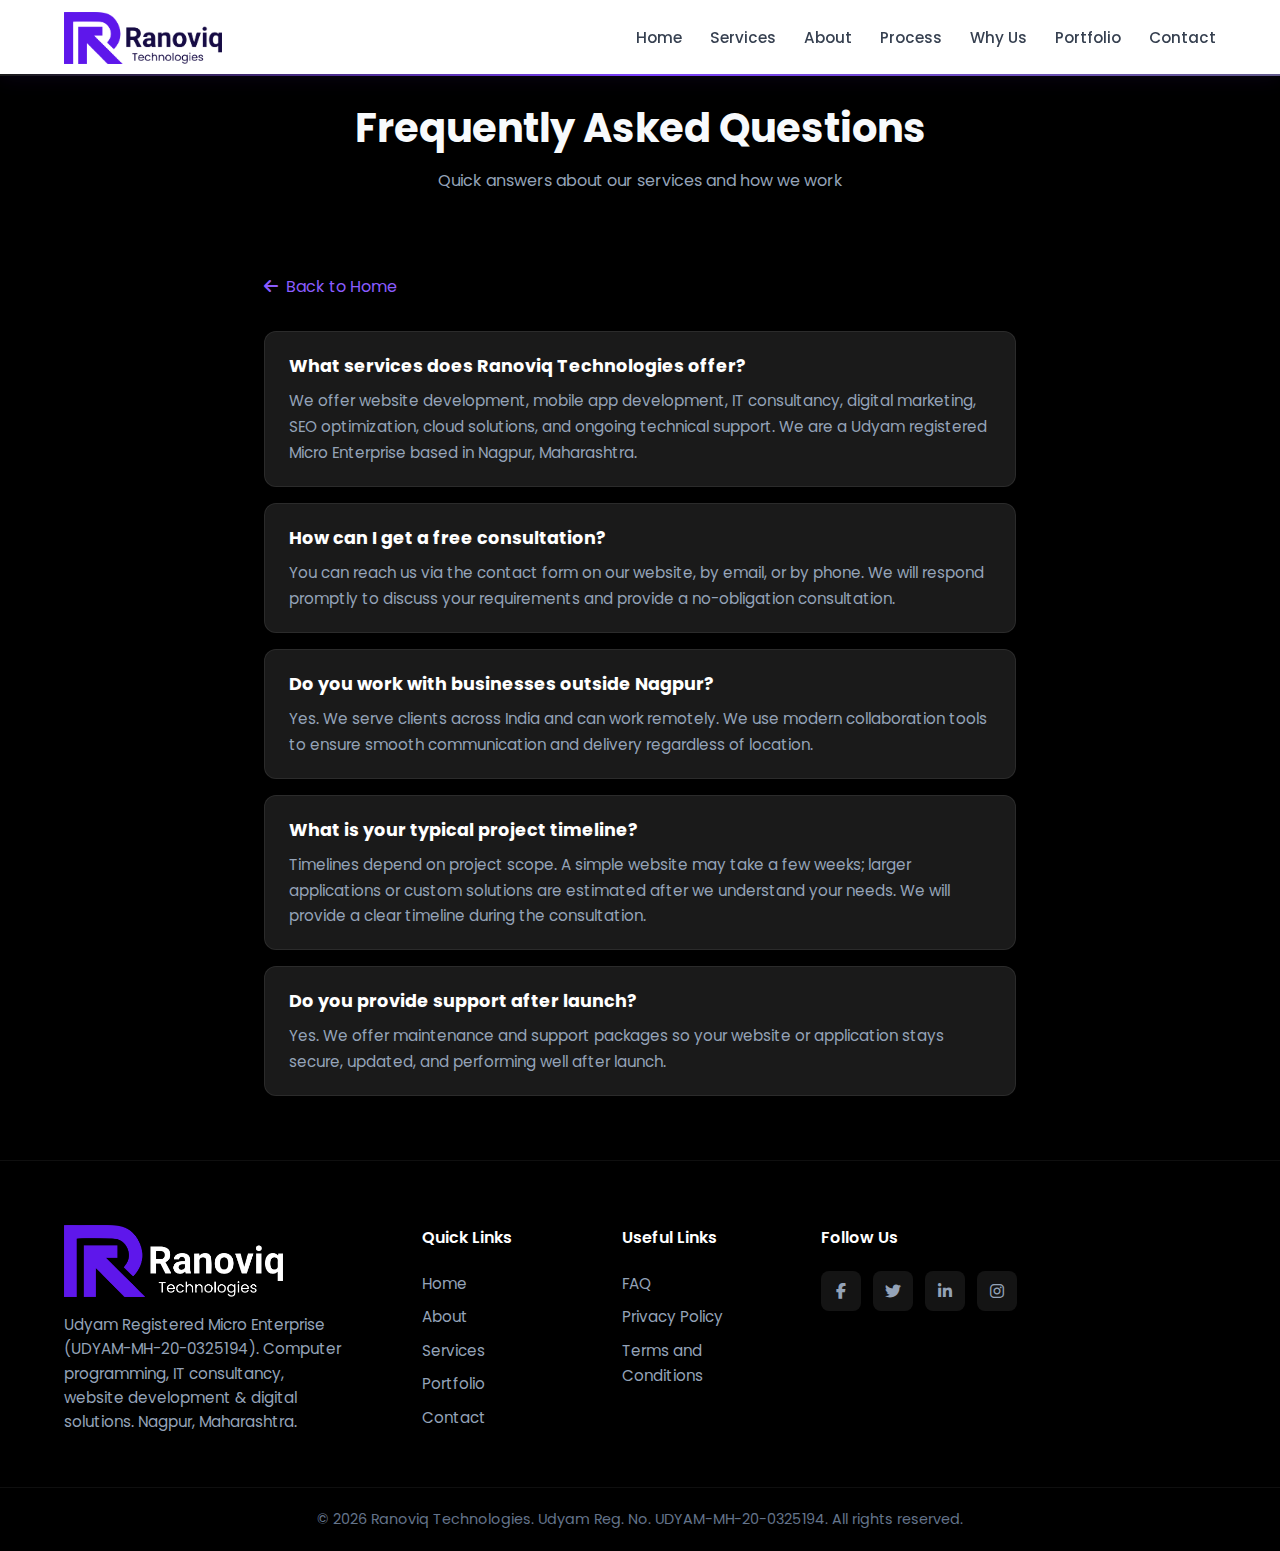
<file: faq.html>
<!DOCTYPE html>
<html lang="en">
<head>
    <meta charset="UTF-8">
    <meta name="viewport" content="width=device-width, initial-scale=1.0">
    <meta name="description" content="Frequently asked questions about Ranoviq Technologies - IT services, website development, and digital solutions.">
    <meta name="keywords" content="Ranoviq Technologies, FAQ, IT services, website development, Nagpur">
    <meta name="author" content="Ranoviq Technologies">
    <title>FAQ | Ranoviq Technologies</title>
    <link rel="preconnect" href="https://fonts.googleapis.com">
    <link rel="preconnect" href="https://fonts.gstatic.com" crossorigin>
    <link href="https://fonts.googleapis.com/css2?family=Poppins:wght@300;400;500;600;700&display=swap" rel="stylesheet">
    <link rel="stylesheet" href="https://cdnjs.cloudflare.com/ajax/libs/font-awesome/6.5.1/css/all.min.css">
    <link rel="stylesheet" href="css/style.css">
    <style>
        .page-hero { padding: 6rem 0 3rem; text-align: center; }
        .page-hero h1 { font-size: 2.5rem; margin-bottom: 0.5rem; }
        .page-hero p { color: var(--gray); }
        .page-content { padding: 2rem 0 4rem; }
        .page-content .container { max-width: 800px; }
        .faq-list { display: flex; flex-direction: column; gap: 1rem; }
        .faq-item {
            background: var(--dark-tertiary);
            border-radius: 12px;
            padding: 1.25rem 1.5rem;
            border: 1px solid rgba(255,255,255,0.08);
            transition: transform 0.3s ease, border-color 0.3s ease, box-shadow 0.3s ease;
        }
        .faq-item:active {
            border-color: rgba(110, 44, 253, 0.4);
            box-shadow: 0 4px 16px rgba(110, 44, 253, 0.12);
        }
        @media (hover: hover) {
            .faq-item:hover {
                transform: translateY(-4px);
                border-color: rgba(110, 44, 253, 0.5);
                box-shadow: 0 8px 24px rgba(110, 44, 253, 0.15);
            }
        }
        .faq-item h3 { font-size: 1.1rem; color: var(--white); margin-bottom: 0.5rem; }
        .faq-item p { font-size: 0.95rem; color: var(--gray); line-height: 1.7; }
        .legal-content h2 { font-size: 1.35rem; color: var(--white); margin: 2rem 0 0.75rem; }
        .legal-content p, .legal-content ul { color: var(--gray); margin-bottom: 1rem; font-size: 0.95rem; line-height: 1.8; }
        .legal-content ul { padding-left: 1.5rem; }
        .legal-content li { margin-bottom: 0.35rem; }
        .back-link { display: inline-flex; align-items: center; gap: 0.5rem; color: var(--primary-light); margin-bottom: 2rem; }
        .back-link:hover { color: var(--primary); }
    </style>
</head>
<body>
    <header class="header">
        <nav class="navbar">
            <a href="index.html" class="logo">
                <img src="assets/images/logo%20color.png" alt="Ranoviq Technologies" class="logo-img">
            </a>
            <button class="nav-toggle" id="navToggle" aria-label="Toggle navigation menu">
                <span class="hamburger"></span>
                <span class="hamburger"></span>
                <span class="hamburger"></span>
            </button>
            <ul class="nav-menu" id="navMenu">
                <li><a href="index.html#home" class="nav-link">Home</a></li>
                <li><a href="index.html#services" class="nav-link">Services</a></li>
                <li><a href="index.html#about" class="nav-link">About</a></li>
                <li><a href="index.html#process" class="nav-link">Process</a></li>
                <li><a href="index.html#why-us" class="nav-link">Why Us</a></li>
                <li><a href="index.html#portfolio" class="nav-link">Portfolio</a></li>
                <li><a href="index.html#contact" class="nav-link">Contact</a></li>
            </ul>
        </nav>
    </header>

    <main>
        <section class="page-hero">
            <div class="container">
                <h1>Frequently Asked Questions</h1>
                <p>Quick answers about our services and how we work</p>
            </div>
        </section>
        <section class="page-content">
            <div class="container">
                <a href="index.html" class="back-link"><i class="fas fa-arrow-left"></i> Back to Home</a>
                <div class="faq-list">
                    <div class="faq-item">
                        <h3>What services does Ranoviq Technologies offer?</h3>
                        <p>We offer website development, mobile app development, IT consultancy, digital marketing, SEO optimization, cloud solutions, and ongoing technical support. We are a Udyam registered Micro Enterprise based in Nagpur, Maharashtra.</p>
                    </div>
                    <div class="faq-item">
                        <h3>How can I get a free consultation?</h3>
                        <p>You can reach us via the contact form on our website, by email, or by phone. We will respond promptly to discuss your requirements and provide a no-obligation consultation.</p>
                    </div>
                    <div class="faq-item">
                        <h3>Do you work with businesses outside Nagpur?</h3>
                        <p>Yes. We serve clients across India and can work remotely. We use modern collaboration tools to ensure smooth communication and delivery regardless of location.</p>
                    </div>
                    <div class="faq-item">
                        <h3>What is your typical project timeline?</h3>
                        <p>Timelines depend on project scope. A simple website may take a few weeks; larger applications or custom solutions are estimated after we understand your needs. We will provide a clear timeline during the consultation.</p>
                    </div>
                    <div class="faq-item">
                        <h3>Do you provide support after launch?</h3>
                        <p>Yes. We offer maintenance and support packages so your website or application stays secure, updated, and performing well after launch.</p>
                    </div>
                </div>
            </div>
        </section>
    </main>

    <footer class="footer">
        <div class="footer-main">
            <div class="container">
                <div class="footer-grid">
                    <div class="footer-brand">
                        <a href="index.html" class="footer-logo">
                            <img src="assets/images/logo%20white%20text.png" alt="Ranoviq Technologies" class="footer-logo-img">
                        </a>
                        <p class="footer-desc">Udyam Registered Micro Enterprise (UDYAM-MH-20-0325194). Computer programming, IT consultancy, website development & digital solutions. Nagpur, Maharashtra.</p>
                    </div>
                    <div class="footer-links">
                        <h4>Quick Links</h4>
                        <ul>
                            <li><a href="index.html#home">Home</a></li>
                            <li><a href="index.html#about">About</a></li>
                            <li><a href="index.html#services">Services</a></li>
                            <li><a href="index.html#portfolio">Portfolio</a></li>
                            <li><a href="index.html#contact">Contact</a></li>
                        </ul>
                    </div>
                    <div class="footer-links">
                        <h4>Useful Links</h4>
                        <ul>
                            <li><a href="faq.html">FAQ</a></li>
                            <li><a href="privacy-policy.html">Privacy Policy</a></li>
                            <li><a href="terms-and-conditions.html">Terms and Conditions</a></li>
                        </ul>
                    </div>
                    <div class="footer-social">
                        <h4>Follow Us</h4>
                        <div class="footer-social-icons">
                            <a href="#" aria-label="Facebook"><i class="fab fa-facebook-f"></i></a>
                            <a href="#" aria-label="Twitter"><i class="fab fa-twitter"></i></a>
                            <a href="#" aria-label="LinkedIn"><i class="fab fa-linkedin-in"></i></a>
                            <a href="#" aria-label="Instagram"><i class="fab fa-instagram"></i></a>
                        </div>
                    </div>
                </div>
            </div>
        </div>
        <div class="footer-bottom">
            <div class="container">
                <p>&copy; 2026 Ranoviq Technologies. Udyam Reg. No. UDYAM-MH-20-0325194. All rights reserved.</p>
            </div>
        </div>
    </footer>

    <button id="backToTop" class="back-to-top" aria-label="Back to top" title="Back to top"><i class="fas fa-arrow-up"></i></button>
    <script src="js/script.js"></script>
</body>
</html>
</file>
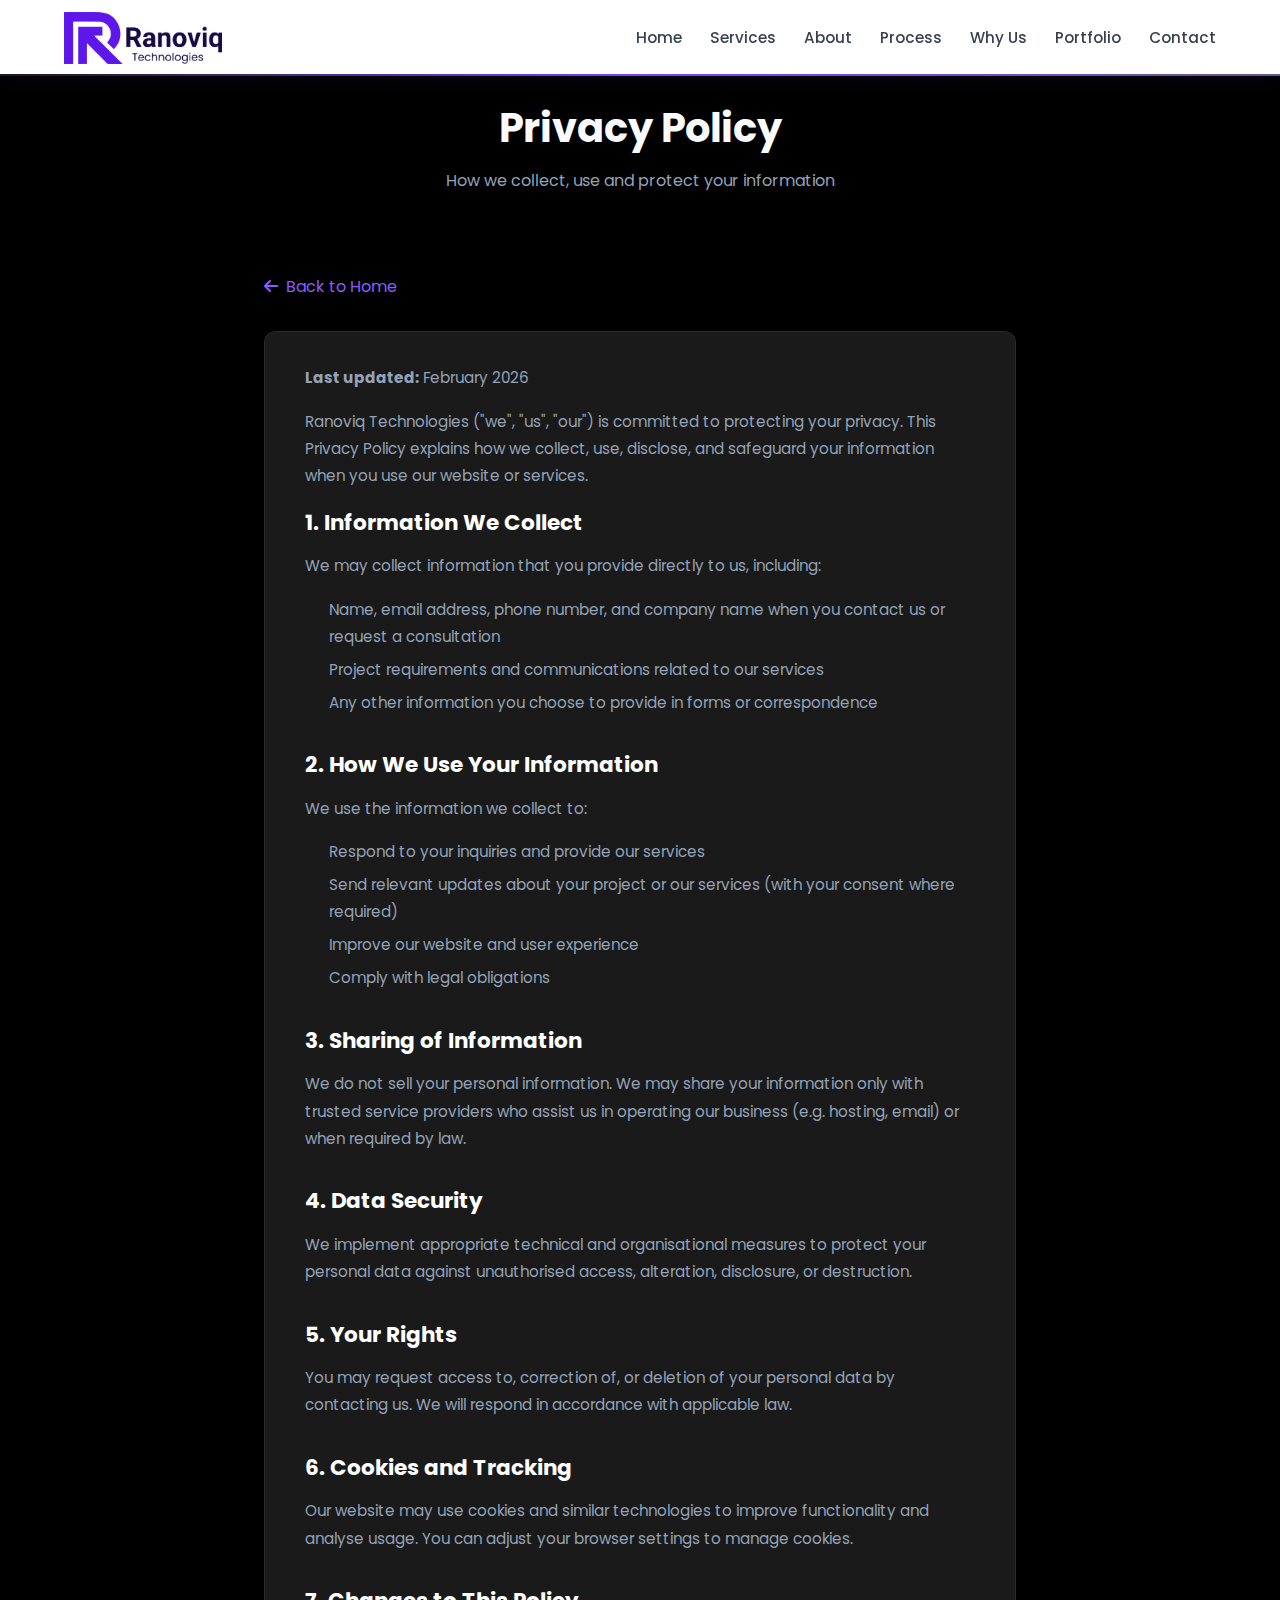
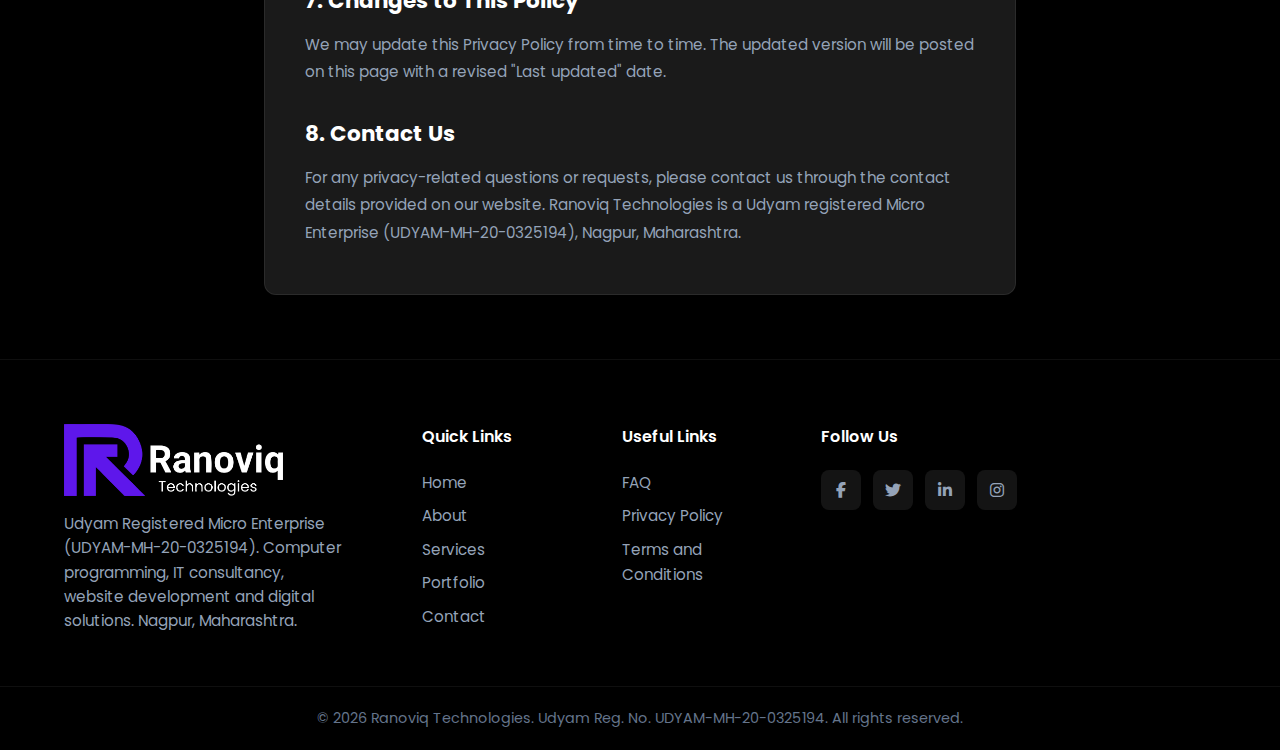
<file: privacy-policy.html>
<!DOCTYPE html>
<html lang="en">
<head>
    <meta charset="UTF-8">
    <meta name="viewport" content="width=device-width, initial-scale=1.0">
    <meta name="description" content="Privacy Policy of Ranoviq Technologies - How we collect, use and protect your information.">
    <meta name="keywords" content="Ranoviq Technologies, Privacy Policy, data protection">
    <meta name="author" content="Ranoviq Technologies">
    <title>Privacy Policy | Ranoviq Technologies</title>
    <link rel="preconnect" href="https://fonts.googleapis.com">
    <link rel="preconnect" href="https://fonts.gstatic.com" crossorigin>
    <link href="https://fonts.googleapis.com/css2?family=Poppins:wght@300;400;500;600;700&display=swap" rel="stylesheet">
    <link rel="stylesheet" href="https://cdnjs.cloudflare.com/ajax/libs/font-awesome/6.5.1/css/all.min.css">
    <link rel="stylesheet" href="css/style.css">
    <style>
        .page-hero { padding: 6rem 0 3rem; text-align: center; }
        .page-hero h1 { font-size: 2.5rem; margin-bottom: 0.5rem; }
        .page-hero p { color: var(--gray); }
        .page-content { padding: 2rem 0 4rem; }
        .page-content .container { max-width: 800px; }
        .legal-content {
            background: var(--dark-tertiary);
            border-radius: 12px;
            padding: 2rem 2.5rem;
            border: 1px solid rgba(255,255,255,0.08);
            transition: border-color 0.3s ease, box-shadow 0.3s ease;
        }
        .legal-content:active {
            border-color: rgba(110, 44, 253, 0.35);
            box-shadow: 0 4px 20px rgba(110, 44, 253, 0.1);
        }
        @media (hover: hover) {
            .legal-content:hover {
                border-color: rgba(110, 44, 253, 0.4);
                box-shadow: 0 8px 32px rgba(110, 44, 253, 0.12);
            }
        }
        .legal-content h2 { font-size: 1.35rem; color: var(--white); margin: 2rem 0 0.75rem; }
        .legal-content h2:first-of-type { margin-top: 0; }
        .legal-content p, .legal-content ul { color: var(--gray); margin-bottom: 1rem; font-size: 0.95rem; line-height: 1.8; }
        .legal-content ul { padding-left: 1.5rem; }
        .legal-content li { margin-bottom: 0.35rem; }
        .back-link { display: inline-flex; align-items: center; gap: 0.5rem; color: var(--primary-light); margin-bottom: 2rem; }
        .back-link:hover { color: var(--primary); }
    </style>
</head>
<body>
    <header class="header">
        <nav class="navbar">
            <a href="index.html" class="logo">
                <img src="assets/images/logo%20color.png" alt="Ranoviq Technologies" class="logo-img">
            </a>
            <button class="nav-toggle" id="navToggle" aria-label="Toggle navigation menu">
                <span class="hamburger"></span>
                <span class="hamburger"></span>
                <span class="hamburger"></span>
            </button>
            <ul class="nav-menu" id="navMenu">
                <li><a href="index.html#home" class="nav-link">Home</a></li>
                <li><a href="index.html#services" class="nav-link">Services</a></li>
                <li><a href="index.html#about" class="nav-link">About</a></li>
                <li><a href="index.html#process" class="nav-link">Process</a></li>
                <li><a href="index.html#why-us" class="nav-link">Why Us</a></li>
                <li><a href="index.html#portfolio" class="nav-link">Portfolio</a></li>
                <li><a href="index.html#contact" class="nav-link">Contact</a></li>
            </ul>
        </nav>
    </header>

    <main>
        <section class="page-hero">
            <div class="container">
                <h1>Privacy Policy</h1>
                <p>How we collect, use and protect your information</p>
            </div>
        </section>
        <section class="page-content">
            <div class="container">
                <a href="index.html" class="back-link"><i class="fas fa-arrow-left"></i> Back to Home</a>
                <div class="legal-content">
                    <p><strong>Last updated:</strong> February 2026</p>
                    <p>Ranoviq Technologies ("we", "us", "our") is committed to protecting your privacy. This Privacy Policy explains how we collect, use, disclose, and safeguard your information when you use our website or services.</p>

                    <h2>1. Information We Collect</h2>
                    <p>We may collect information that you provide directly to us, including:</p>
                    <ul>
                        <li>Name, email address, phone number, and company name when you contact us or request a consultation</li>
                        <li>Project requirements and communications related to our services</li>
                        <li>Any other information you choose to provide in forms or correspondence</li>
                    </ul>

                    <h2>2. How We Use Your Information</h2>
                    <p>We use the information we collect to:</p>
                    <ul>
                        <li>Respond to your inquiries and provide our services</li>
                        <li>Send relevant updates about your project or our services (with your consent where required)</li>
                        <li>Improve our website and user experience</li>
                        <li>Comply with legal obligations</li>
                    </ul>

                    <h2>3. Sharing of Information</h2>
                    <p>We do not sell your personal information. We may share your information only with trusted service providers who assist us in operating our business (e.g. hosting, email) or when required by law.</p>

                    <h2>4. Data Security</h2>
                    <p>We implement appropriate technical and organisational measures to protect your personal data against unauthorised access, alteration, disclosure, or destruction.</p>

                    <h2>5. Your Rights</h2>
                    <p>You may request access to, correction of, or deletion of your personal data by contacting us. We will respond in accordance with applicable law.</p>

                    <h2>6. Cookies and Tracking</h2>
                    <p>Our website may use cookies and similar technologies to improve functionality and analyse usage. You can adjust your browser settings to manage cookies.</p>

                    <h2>7. Changes to This Policy</h2>
                    <p>We may update this Privacy Policy from time to time. The updated version will be posted on this page with a revised "Last updated" date.</p>

                    <h2>8. Contact Us</h2>
                    <p>For any privacy-related questions or requests, please contact us through the contact details provided on our website. Ranoviq Technologies is a Udyam registered Micro Enterprise (UDYAM-MH-20-0325194), Nagpur, Maharashtra.</p>
                </div>
            </div>
        </section>
    </main>

    <footer class="footer">
        <div class="footer-main">
            <div class="container">
                <div class="footer-grid">
                    <div class="footer-brand">
                        <a href="index.html" class="footer-logo">
                            <img src="assets/images/logo%20white%20text.png" alt="Ranoviq Technologies" class="footer-logo-img">
                        </a>
                        <p class="footer-desc">Udyam Registered Micro Enterprise (UDYAM-MH-20-0325194). Computer programming, IT consultancy, website development and digital solutions. Nagpur, Maharashtra.</p>
                    </div>
                    <div class="footer-links">
                        <h4>Quick Links</h4>
                        <ul>
                            <li><a href="index.html#home">Home</a></li>
                            <li><a href="index.html#about">About</a></li>
                            <li><a href="index.html#services">Services</a></li>
                            <li><a href="index.html#portfolio">Portfolio</a></li>
                            <li><a href="index.html#contact">Contact</a></li>
                        </ul>
                    </div>
                    <div class="footer-links">
                        <h4>Useful Links</h4>
                        <ul>
                            <li><a href="faq.html">FAQ</a></li>
                            <li><a href="privacy-policy.html">Privacy Policy</a></li>
                            <li><a href="terms-and-conditions.html">Terms and Conditions</a></li>
                        </ul>
                    </div>
                    <div class="footer-social">
                        <h4>Follow Us</h4>
                        <div class="footer-social-icons">
                            <a href="#" aria-label="Facebook"><i class="fab fa-facebook-f"></i></a>
                            <a href="#" aria-label="Twitter"><i class="fab fa-twitter"></i></a>
                            <a href="#" aria-label="LinkedIn"><i class="fab fa-linkedin-in"></i></a>
                            <a href="#" aria-label="Instagram"><i class="fab fa-instagram"></i></a>
                        </div>
                    </div>
                </div>
            </div>
        </div>
        <div class="footer-bottom">
            <div class="container">
                <p>&copy; 2026 Ranoviq Technologies. Udyam Reg. No. UDYAM-MH-20-0325194. All rights reserved.</p>
            </div>
        </div>
    </footer>

    <button id="backToTop" class="back-to-top" aria-label="Back to top" title="Back to top"><i class="fas fa-arrow-up"></i></button>
    <script src="js/script.js"></script>
</body>
</html>
</file>
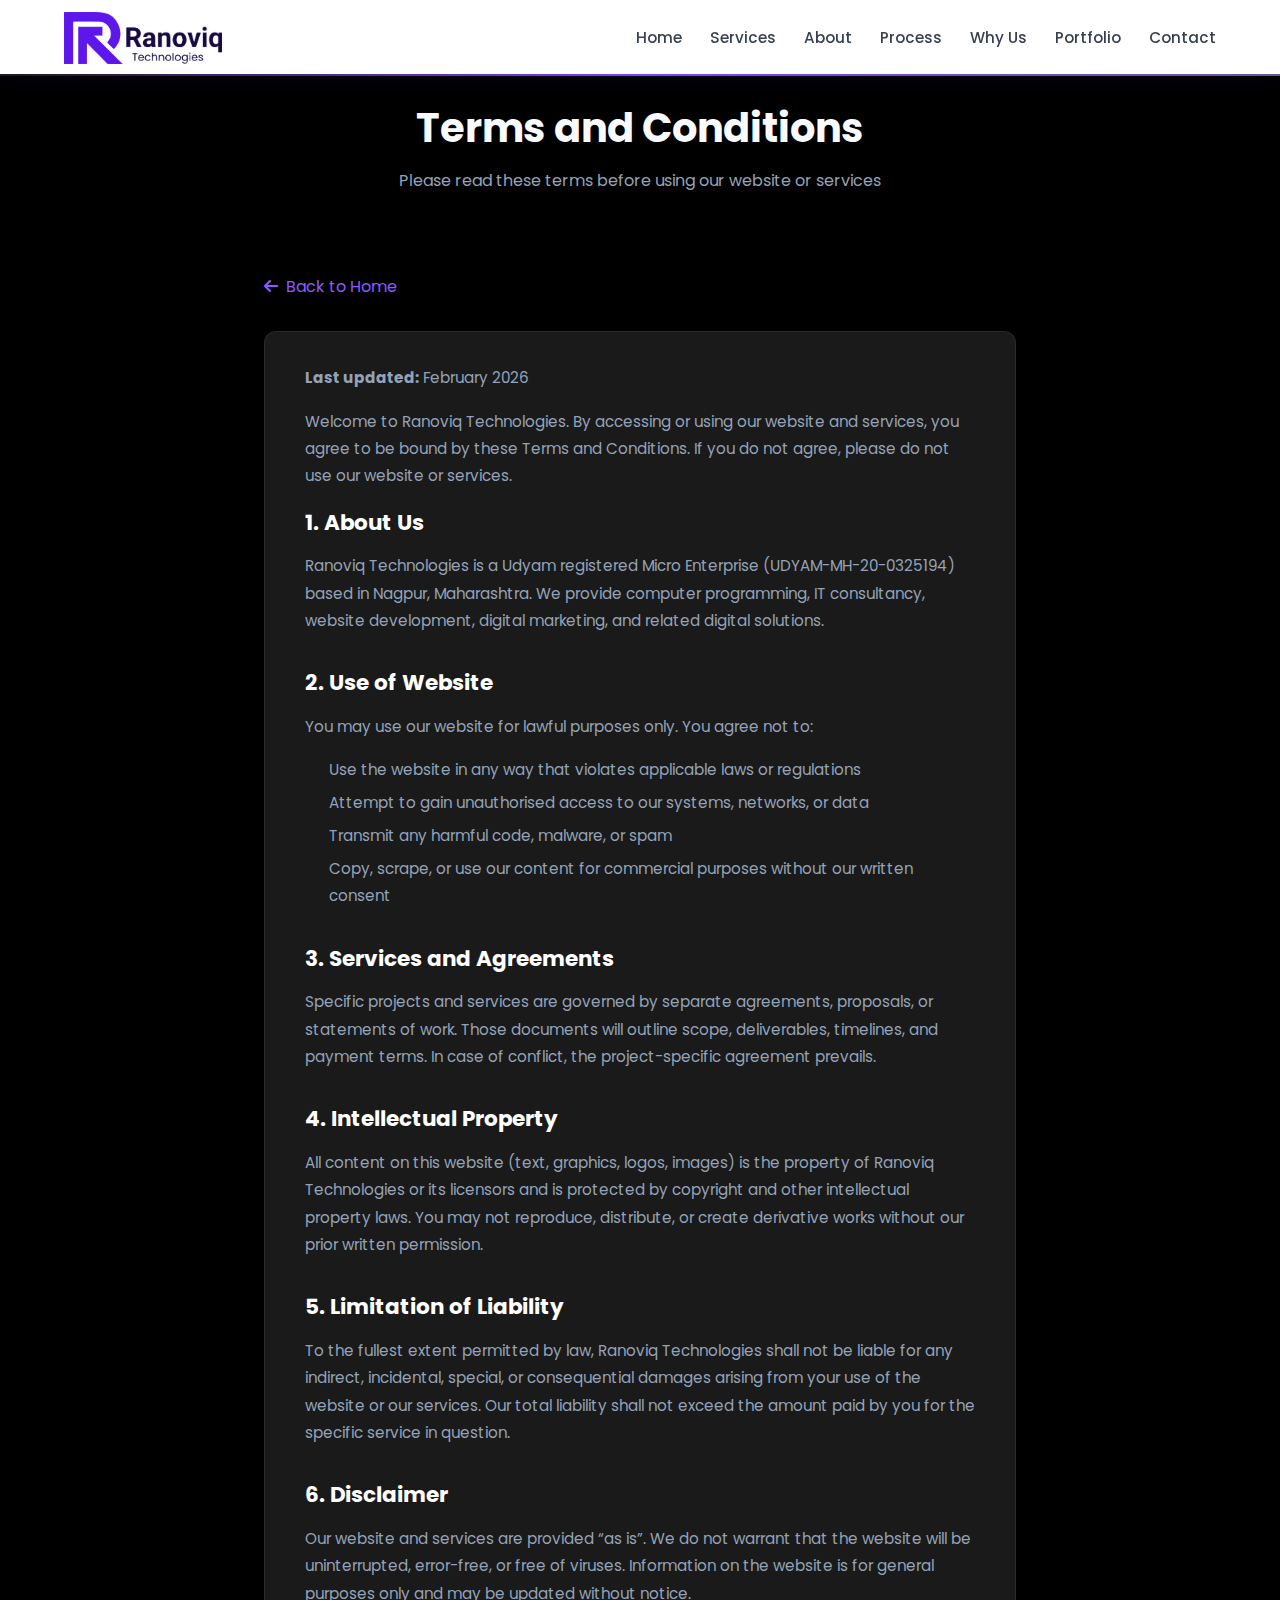
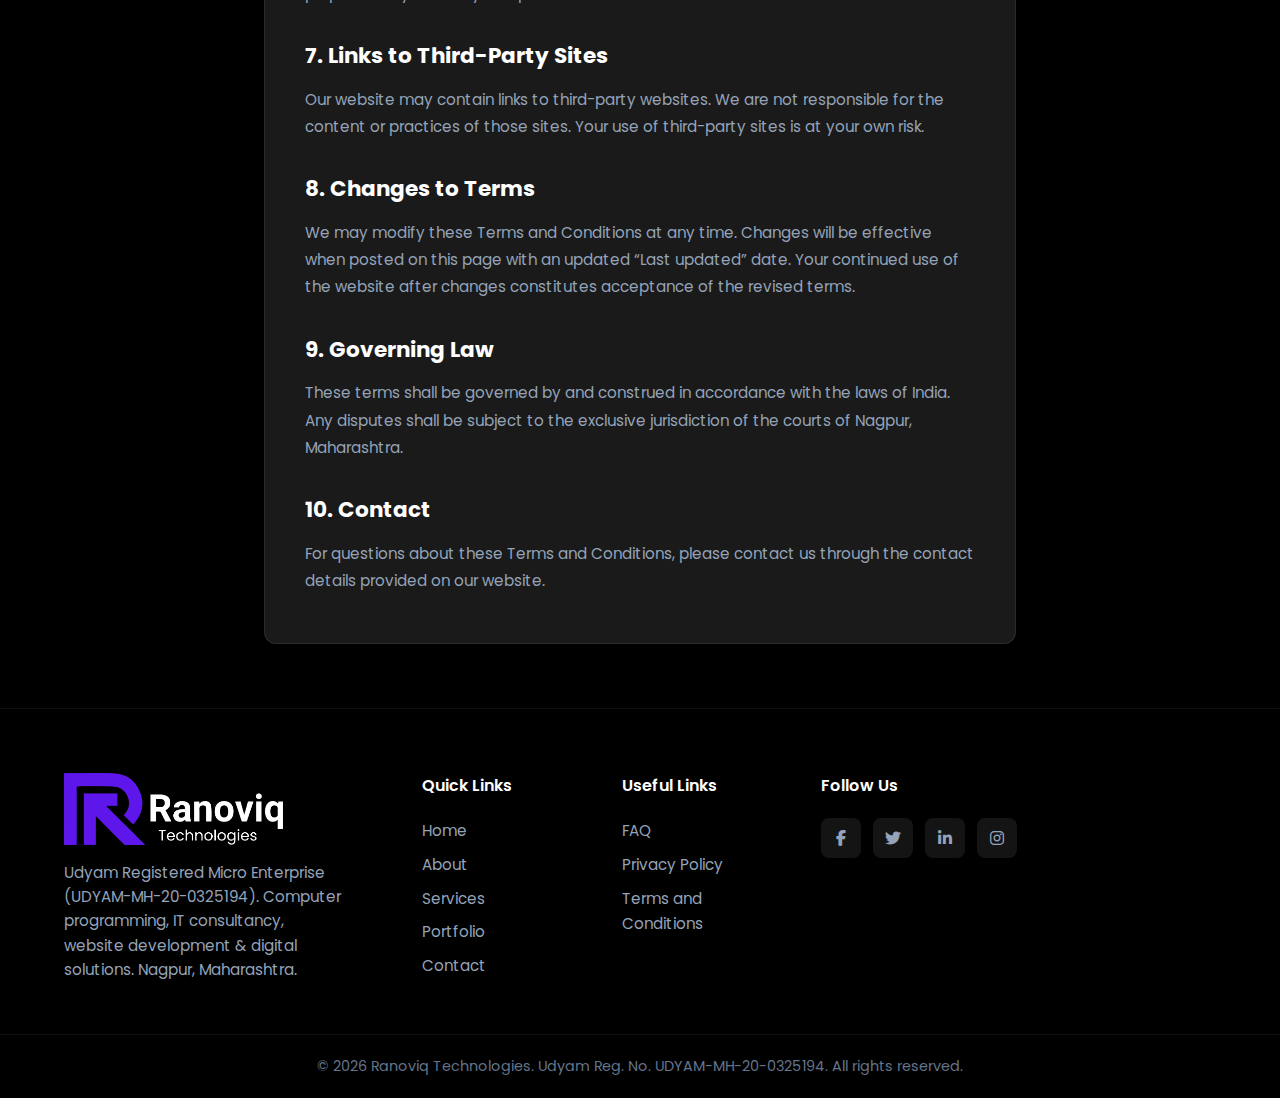
<file: terms-and-conditions.html>
<!DOCTYPE html>
<html lang="en">
<head>
    <meta charset="UTF-8">
    <meta name="viewport" content="width=device-width, initial-scale=1.0">
    <meta name="description" content="Terms and Conditions for using Ranoviq Technologies website and services.">
    <meta name="keywords" content="Ranoviq Technologies, Terms and Conditions, terms of service">
    <meta name="author" content="Ranoviq Technologies">
    <title>Terms and Conditions | Ranoviq Technologies</title>
    <link rel="preconnect" href="https://fonts.googleapis.com">
    <link rel="preconnect" href="https://fonts.gstatic.com" crossorigin>
    <link href="https://fonts.googleapis.com/css2?family=Poppins:wght@300;400;500;600;700&display=swap" rel="stylesheet">
    <link rel="stylesheet" href="https://cdnjs.cloudflare.com/ajax/libs/font-awesome/6.5.1/css/all.min.css">
    <link rel="stylesheet" href="css/style.css">
    <style>
        .page-hero { padding: 6rem 0 3rem; text-align: center; }
        .page-hero h1 { font-size: 2.5rem; margin-bottom: 0.5rem; }
        .page-hero p { color: var(--gray); }
        .page-content { padding: 2rem 0 4rem; }
        .page-content .container { max-width: 800px; }
        .legal-content {
            background: var(--dark-tertiary);
            border-radius: 12px;
            padding: 2rem 2.5rem;
            border: 1px solid rgba(255,255,255,0.08);
            transition: border-color 0.3s ease, box-shadow 0.3s ease;
        }
        .legal-content:active {
            border-color: rgba(110, 44, 253, 0.35);
            box-shadow: 0 4px 20px rgba(110, 44, 253, 0.1);
        }
        @media (hover: hover) {
            .legal-content:hover {
                border-color: rgba(110, 44, 253, 0.4);
                box-shadow: 0 8px 32px rgba(110, 44, 253, 0.12);
            }
        }
        .legal-content h2 { font-size: 1.35rem; color: var(--white); margin: 2rem 0 0.75rem; }
        .legal-content h2:first-of-type { margin-top: 0; }
        .legal-content p, .legal-content ul { color: var(--gray); margin-bottom: 1rem; font-size: 0.95rem; line-height: 1.8; }
        .legal-content ul { padding-left: 1.5rem; }
        .legal-content li { margin-bottom: 0.35rem; }
        .back-link { display: inline-flex; align-items: center; gap: 0.5rem; color: var(--primary-light); margin-bottom: 2rem; }
        .back-link:hover { color: var(--primary); }
    </style>
</head>
<body>
    <header class="header">
        <nav class="navbar">
            <a href="index.html" class="logo">
                <img src="assets/images/logo%20color.png" alt="Ranoviq Technologies" class="logo-img">
            </a>
            <button class="nav-toggle" id="navToggle" aria-label="Toggle navigation menu">
                <span class="hamburger"></span>
                <span class="hamburger"></span>
                <span class="hamburger"></span>
            </button>
            <ul class="nav-menu" id="navMenu">
                <li><a href="index.html#home" class="nav-link">Home</a></li>
                <li><a href="index.html#services" class="nav-link">Services</a></li>
                <li><a href="index.html#about" class="nav-link">About</a></li>
                <li><a href="index.html#process" class="nav-link">Process</a></li>
                <li><a href="index.html#why-us" class="nav-link">Why Us</a></li>
                <li><a href="index.html#portfolio" class="nav-link">Portfolio</a></li>
                <li><a href="index.html#contact" class="nav-link">Contact</a></li>
            </ul>
        </nav>
    </header>

    <main>
        <section class="page-hero">
            <div class="container">
                <h1>Terms and Conditions</h1>
                <p>Please read these terms before using our website or services</p>
            </div>
        </section>
        <section class="page-content">
            <div class="container">
                <a href="index.html" class="back-link"><i class="fas fa-arrow-left"></i> Back to Home</a>
                <div class="legal-content">
                    <p><strong>Last updated:</strong> February 2026</p>
                    <p>Welcome to Ranoviq Technologies. By accessing or using our website and services, you agree to be bound by these Terms and Conditions. If you do not agree, please do not use our website or services.</p>

                    <h2>1. About Us</h2>
                    <p>Ranoviq Technologies is a Udyam registered Micro Enterprise (UDYAM-MH-20-0325194) based in Nagpur, Maharashtra. We provide computer programming, IT consultancy, website development, digital marketing, and related digital solutions.</p>

                    <h2>2. Use of Website</h2>
                    <p>You may use our website for lawful purposes only. You agree not to:</p>
                    <ul>
                        <li>Use the website in any way that violates applicable laws or regulations</li>
                        <li>Attempt to gain unauthorised access to our systems, networks, or data</li>
                        <li>Transmit any harmful code, malware, or spam</li>
                        <li>Copy, scrape, or use our content for commercial purposes without our written consent</li>
                    </ul>

                    <h2>3. Services and Agreements</h2>
                    <p>Specific projects and services are governed by separate agreements, proposals, or statements of work. Those documents will outline scope, deliverables, timelines, and payment terms. In case of conflict, the project-specific agreement prevails.</p>

                    <h2>4. Intellectual Property</h2>
                    <p>All content on this website (text, graphics, logos, images) is the property of Ranoviq Technologies or its licensors and is protected by copyright and other intellectual property laws. You may not reproduce, distribute, or create derivative works without our prior written permission.</p>

                    <h2>5. Limitation of Liability</h2>
                    <p>To the fullest extent permitted by law, Ranoviq Technologies shall not be liable for any indirect, incidental, special, or consequential damages arising from your use of the website or our services. Our total liability shall not exceed the amount paid by you for the specific service in question.</p>

                    <h2>6. Disclaimer</h2>
                    <p>Our website and services are provided “as is”. We do not warrant that the website will be uninterrupted, error-free, or free of viruses. Information on the website is for general purposes only and may be updated without notice.</p>

                    <h2>7. Links to Third-Party Sites</h2>
                    <p>Our website may contain links to third-party websites. We are not responsible for the content or practices of those sites. Your use of third-party sites is at your own risk.</p>

                    <h2>8. Changes to Terms</h2>
                    <p>We may modify these Terms and Conditions at any time. Changes will be effective when posted on this page with an updated “Last updated” date. Your continued use of the website after changes constitutes acceptance of the revised terms.</p>

                    <h2>9. Governing Law</h2>
                    <p>These terms shall be governed by and construed in accordance with the laws of India. Any disputes shall be subject to the exclusive jurisdiction of the courts of Nagpur, Maharashtra.</p>

                    <h2>10. Contact</h2>
                    <p>For questions about these Terms and Conditions, please contact us through the contact details provided on our website.</p>
                </div>
            </div>
        </section>
    </main>

    <footer class="footer">
        <div class="footer-main">
            <div class="container">
                <div class="footer-grid">
                    <div class="footer-brand">
                        <a href="index.html" class="footer-logo">
                            <img src="assets/images/logo%20white%20text.png" alt="Ranoviq Technologies" class="footer-logo-img">
                        </a>
                        <p class="footer-desc">Udyam Registered Micro Enterprise (UDYAM-MH-20-0325194). Computer programming, IT consultancy, website development & digital solutions. Nagpur, Maharashtra.</p>
                    </div>
                    <div class="footer-links">
                        <h4>Quick Links</h4>
                        <ul>
                            <li><a href="index.html#home">Home</a></li>
                            <li><a href="index.html#about">About</a></li>
                            <li><a href="index.html#services">Services</a></li>
                            <li><a href="index.html#portfolio">Portfolio</a></li>
                            <li><a href="index.html#contact">Contact</a></li>
                        </ul>
                    </div>
                    <div class="footer-links">
                        <h4>Useful Links</h4>
                        <ul>
                            <li><a href="faq.html">FAQ</a></li>
                            <li><a href="privacy-policy.html">Privacy Policy</a></li>
                            <li><a href="terms-and-conditions.html">Terms and Conditions</a></li>
                        </ul>
                    </div>
                    <div class="footer-social">
                        <h4>Follow Us</h4>
                        <div class="footer-social-icons">
                            <a href="#" aria-label="Facebook"><i class="fab fa-facebook-f"></i></a>
                            <a href="#" aria-label="Twitter"><i class="fab fa-twitter"></i></a>
                            <a href="#" aria-label="LinkedIn"><i class="fab fa-linkedin-in"></i></a>
                            <a href="#" aria-label="Instagram"><i class="fab fa-instagram"></i></a>
                        </div>
                    </div>
                </div>
            </div>
        </div>
        <div class="footer-bottom">
            <div class="container">
                <p>&copy; 2026 Ranoviq Technologies. Udyam Reg. No. UDYAM-MH-20-0325194. All rights reserved.</p>
            </div>
        </div>
    </footer>

    <button id="backToTop" class="back-to-top" aria-label="Back to top" title="Back to top"><i class="fas fa-arrow-up"></i></button>
    <script src="js/script.js"></script>
</body>
</html>
</file>
<file: css/style.css>
/* ============================================
   Ranoviq Technologies - Professional Single Page
   Brand Colors: #6E2CFD (Vibrant Purple) | #51487F (Muted Indigo) | #000000 (Black)
   Logo-optimized color scheme
   ============================================ */

/* ========== CSS Variables - Ranoviq Brand (New Logo) ========== */
:root {
    --primary: #6E2CFD;
    --primary-dark: #5c24e0;
    --primary-light: #8b5cff;
    --secondary: #51487F;
    --dark: #000000;
    --dark-secondary: #0d0d0d;
    --dark-tertiary: #1a1a1a;
    --light: #f8fafc;
    --white: #ffffff;
    --gray: #94a3b8;
    --gradient-dark: linear-gradient(135deg, #000000 0%, #0d0d0d 50%, #1a1a2e 100%);
    --gradient-primary: linear-gradient(135deg, #5c24e0 0%, #6E2CFD 50%, #8b5cff 100%);
    --shadow: 0 4px 6px -1px rgba(0, 0, 0, 0.2);
    --shadow-lg: 0 10px 25px -5px rgba(0, 0, 0, 0.3);
    --transition: 0.3s ease;
    /* Glassmorphism */
    --glass-bg: rgba(255, 255, 255, 0.08);
    --glass-border: rgba(255, 255, 255, 0.12);
    --glass-bg-light: rgba(255, 255, 255, 0.7);
    --glass-border-light: rgba(255, 255, 255, 0.3);
    --blur: 20px;
    --blur-strong: 40px;
}

/* Reset & Base */
*,
*::before,
*::after {
    box-sizing: border-box;
    margin: 0;
    padding: 0;
}

/* Smooth scroll for anchor links */
html {
    scroll-behavior: smooth;
}

/* Base typography & spacing */
body {
    font-family: 'Poppins', sans-serif;
    font-size: 16px;
    line-height: 1.6;
    color: var(--light);
    background: var(--dark);
    overflow-x: hidden;
}

a {
    text-decoration: none;
    color: inherit;
    transition: color var(--transition);
}

ul {
    list-style: none;
}

img {
    max-width: 100%;
    height: auto;
    display: block;
}

.container {
    width: 100%;
    max-width: 1200px;
    margin: 0 auto;
    padding: 0 1.5rem;
}

/* ========== Scroll Reveal Animation ========== */
.scroll-reveal {
    opacity: 0;
    transform: translateY(40px);
    transition: opacity 0.7s cubic-bezier(0.25, 0.46, 0.45, 0.94), transform 0.7s cubic-bezier(0.25, 0.46, 0.45, 0.94);
}

.scroll-reveal.revealed {
    opacity: 1;
    transform: translateY(0);
}

/* ========== Background Shapes (Subtle decorative elements) ========== */
.section-with-shapes {
    position: relative;
    overflow: hidden;
}

.bg-shapes {
    position: absolute;
    inset: 0;
    pointer-events: none;
    z-index: 0;
}

.section-with-shapes > *:not(.bg-shapes) {
    position: relative;
    z-index: 1;
}

.shape {
    position: absolute;
    border-radius: 50%;
    filter: blur(60px);
    opacity: 0.4;
    animation: floatShape 20s ease-in-out infinite;
}

.shape-1 { width: 400px; height: 400px; background: rgba(110, 44, 253, 0.15); top: -100px; right: -100px; }
.shape-2 { width: 300px; height: 300px; background: rgba(81, 72, 127, 0.12); bottom: -50px; left: -80px; animation-delay: -7s; }
.shape-3 { width: 350px; height: 350px; background: rgba(110, 44, 253, 0.12); top: 50%; left: -120px; margin-top: -175px; }
.shape-4 { width: 250px; height: 250px; background: rgba(81, 72, 127, 0.08); bottom: 10%; right: -80px; animation-delay: -5s; }
.shape-5 { width: 320px; height: 320px; background: rgba(110, 44, 253, 0.12); top: -80px; right: 10%; animation-delay: -3s; }
.shape-6 { width: 380px; height: 380px; background: rgba(81, 72, 127, 0.1); bottom: -100px; left: 50%; margin-left: -190px; animation-delay: -10s; }
.shape-7 { width: 300px; height: 300px; background: rgba(110, 44, 253, 0.1); top: 20%; right: -100px; animation-delay: -4s; }
.shape-8 { width: 350px; height: 350px; background: rgba(81, 72, 127, 0.12); bottom: -80px; left: -100px; animation-delay: -6s; }
.shape-9 { width: 280px; height: 280px; background: rgba(110, 44, 253, 0.1); top: -60px; left: 20%; animation-delay: -2s; }
.shape-cta { width: 500px; height: 500px; background: rgba(255, 255, 255, 0.03); top: 50%; left: 50%; margin: -250px 0 0 -250px; animation: none; }
.shape-contact { width: 400px; height: 400px; background: rgba(110, 44, 253, 0.08); top: -100px; right: -150px; animation-delay: -8s; }

@keyframes floatShape {
    0%, 100% { transform: translate(0, 0); }
    33% { transform: translate(20px, -20px); }
    66% { transform: translate(-15px, 15px); }
}

/* ========== Navigation (Sticky) - Eye-catching header design ========== */
.header {
    position: fixed;
    top: 0;
    left: 0;
    right: 0;
    z-index: 1000;
    background: #ffffff;
    box-shadow: 0 2px 20px rgba(110, 44, 253, 0.08);
    transition: background 0.3s ease, box-shadow 0.3s ease;
}

.header::after {
    content: '';
    position: absolute;
    bottom: 0;
    left: 0;
    right: 0;
    height: 2px;
    background: linear-gradient(90deg, #000000 0%, var(--primary) 50%, #51487F 100%);
    opacity: 0.9;
}

/* Solid background when scrolled */
.header.scrolled {
    background: #ffffff;
    box-shadow: 0 4px 25px rgba(110, 44, 253, 0.12);
}

.navbar {
    display: flex;
    align-items: center;
    justify-content: space-between;
    max-width: 1200px;
    margin: 0 auto;
    padding: 0.75rem 1.5rem;
}

.logo {
    display: flex;
    align-items: center;
    gap: 0.5rem;
    font-size: 1.25rem;
    font-weight: 600;
    color: var(--primary);
    transition: opacity var(--transition);
}

.logo:hover {
    opacity: 0.9;
}

.logo-img {
    height: 52px;
    width: auto;
    object-fit: contain;
    transition: transform var(--transition);
}

.logo:hover .logo-img {
    transform: scale(1.02);
}

.logo i {
    font-size: 1.5rem;
    color: var(--primary);
}

.nav-menu {
    display: flex;
    align-items: center;
    gap: 1.75rem;
}

.nav-link {
    font-size: 0.95rem;
    font-weight: 500;
    color: #374151;
    position: relative;
}

.nav-link:hover::after,
.nav-link:focus::after {
    width: 100%;
}

.nav-link::after {
    content: '';
    position: absolute;
    bottom: -4px;
    left: 0;
    width: 0;
    height: 2px;
    background: var(--primary);
    transition: width var(--transition);
}

.nav-link:hover,
.nav-link:focus {
    color: var(--primary);
}

/* Mobile menu toggle */
.nav-toggle {
    display: none;
    flex-direction: column;
    gap: 5px;
    background: none;
    border: none;
    cursor: pointer;
    padding: 0.5rem;
    z-index: 1001;
    transition: opacity var(--transition);
}

.nav-toggle:hover {
    opacity: 0.8;
}

.hamburger {
    width: 24px;
    height: 2px;
    background: #374151;
    transition: var(--transition);
}

.nav-toggle.active .hamburger:nth-child(1) {
    transform: rotate(45deg) translate(5px, 5px);
}

.nav-toggle.active .hamburger:nth-child(2) {
    opacity: 0;
}

.nav-toggle.active .hamburger:nth-child(3) {
    transform: rotate(-45deg) translate(5px, -5px);
}

/* ============================================
   Hero Section
   ============================================ */

.hero {
    position: relative;
    min-height: 100vh;
    display: flex;
    align-items: center;
    width: 100%;
    background: linear-gradient(135deg, #000000 0%, #0d0d14 25%, #1a1a2e 50%, #2d2a52 75%, #3d2d6b 100%);
    padding: 6.5rem 1.5rem 4rem;
    overflow: hidden;
}

/* Hero background shapes */
.hero-bg-shapes {
    position: absolute;
    inset: 0;
    pointer-events: none;
    overflow: hidden;
}

.hero-shape {
    position: absolute;
    border-radius: 50%;
    filter: blur(80px);
    opacity: 0.25;
    animation: heroShapeFloat 25s ease-in-out infinite;
}

.hero-shape-1 { width: 600px; height: 600px; background: rgba(110, 44, 253, 0.25); top: -200px; right: -150px; }
.hero-shape-2 { width: 400px; height: 400px; background: rgba(81, 72, 127, 0.2); bottom: -100px; left: -100px; animation-delay: -8s; }
.hero-shape-3 { width: 300px; height: 300px; background: rgba(110, 44, 253, 0.15); top: 40%; left: 30%; animation-delay: -15s; }

@keyframes heroShapeFloat {
    0%, 100% { transform: translate(0, 0) scale(1); }
    50% { transform: translate(30px, -30px) scale(1.05); }
}

.hero::before {
    content: '';
    position: absolute;
    inset: 0;
    background: radial-gradient(ellipse 80% 50% at 50% 0%, rgba(110, 44, 253, 0.12) 0%, transparent 50%);
    pointer-events: none;
}

.hero-overlay {
    position: absolute;
    bottom: 0;
    left: 0;
    right: 0;
    height: 150px;
    background: linear-gradient(to top, var(--dark), transparent);
    pointer-events: none;
}

.hero-container {
    position: relative;
    display: grid;
    grid-template-columns: 1fr 1fr;
    align-items: center;
    gap: 3rem;
    max-width: 1280px;
    margin: 0 auto;
    width: 100%;
}

.hero-content {
    max-width: 560px;
}

.hero-title {
    font-size: clamp(2.25rem, 4.5vw, 3.5rem);
    font-weight: 700;
    line-height: 1.15;
    letter-spacing: -0.02em;
    margin-bottom: 1.5rem;
    color: var(--white);
    animation: heroFadeIn 0.8s ease-out forwards;
}

.hero-description {
    font-size: 1.125rem;
    line-height: 1.7;
    color: rgba(248, 250, 252, 0.85);
    margin-bottom: 2rem;
    animation: heroFadeIn 0.8s ease-out 0.15s forwards;
    opacity: 0;
    animation-fill-mode: forwards;
}

.hero-buttons {
    display: flex;
    flex-wrap: wrap;
    gap: 1rem;
    animation: heroFadeIn 0.8s ease-out 0.3s forwards;
    opacity: 0;
    animation-fill-mode: forwards;
}

.hero-visual {
    display: flex;
    justify-content: center;
    align-items: center;
    animation: heroFadeIn 0.8s ease-out 0.2s forwards;
    opacity: 0;
    animation-fill-mode: forwards;
}

.hero-illustration {
    position: relative;
    width: 100%;
    max-width: 520px;
}

.hero-illustration img {
    width: 100%;
    height: auto;
    border-radius: 16px;
    box-shadow: 0 25px 50px -12px rgba(0, 0, 0, 0.4);
}

@keyframes heroFadeIn {
    from {
        opacity: 0;
        transform: translateY(24px);
    }
    to {
        opacity: 1;
        transform: translateY(0);
    }
}

/* Buttons */
.btn {
    display: inline-flex;
    align-items: center;
    justify-content: center;
    padding: 0.875rem 1.75rem;
    font-size: 1rem;
    font-weight: 600;
    color: var(--white);
    border-radius: 8px;
    transition: all var(--transition);
}

.btn-primary {
    background: var(--gradient-primary);
    box-shadow: 0 4px 14px rgba(110, 44, 253, 0.4);
}

.btn-primary:hover {
    transform: translateY(-3px);
    box-shadow: 0 12px 30px rgba(110, 44, 253, 0.5);
    background: linear-gradient(135deg, #6E2CFD 0%, #8b5cff 100%);
}

.btn-primary:active {
    transform: translateY(-1px);
}

.btn-secondary {
    background: transparent;
    border: 2px solid rgba(255, 255, 255, 0.4);
}

.btn-secondary:hover {
    background: rgba(255, 255, 255, 0.15);
    border-color: rgba(255, 255, 255, 0.8);
    transform: translateY(-2px);
}

.btn-secondary:active {
    transform: translateY(0);
}

/* ============================================
   Section Styles
   ============================================ */

/* Section spacing - improved rhythm */
section {
    padding: 5.5rem 0;
}

.section-header {
    text-align: center;
    margin-bottom: 3rem;
}

.section-header h2 {
    font-size: clamp(1.75rem, 4vw, 2.5rem);
    font-weight: 700;
    color: var(--white);
    margin-bottom: 0.5rem;
}

.section-header p {
    color: var(--gray);
    font-size: 1.1rem;
}

/* ========== Section Transitions (smooth visual flow) ========== */
section {
    position: relative;
    transition: background 0.5s ease;
}

/* Services Section */
.services {
    background: linear-gradient(180deg, #f8fafc 0%, #ffffff 50%, #f1f5f9 100%);
}

.services-header {
    text-align: center;
    margin-bottom: 3rem;
}

.services-header h2 {
    font-size: clamp(1.75rem, 4vw, 2.5rem);
    font-weight: 700;
    color: var(--secondary);
    margin-bottom: 0.5rem;
}

.services-header p {
    color: #64748b;
    font-size: 1.1rem;
}

.services-grid {
    display: grid;
    grid-template-columns: repeat(3, 1fr);
    gap: 1.5rem;
}

.service-card {
    background: rgba(255, 255, 255, 0.7);
    backdrop-filter: blur(var(--blur));
    -webkit-backdrop-filter: blur(var(--blur));
    border: 1px solid rgba(255, 255, 255, 0.5);
    border-radius: 16px;
    padding: 2rem;
    transition: all 0.4s cubic-bezier(0.25, 0.46, 0.45, 0.94);
    box-shadow: 0 4px 24px rgba(0, 0, 0, 0.04);
}

.service-card:hover {
    background: rgba(255, 255, 255, 0.9);
    border-color: rgba(110, 44, 253, 0.3);
    transform: translateY(-8px);
    box-shadow: 0 20px 50px rgba(110, 44, 253, 0.12);
}

/* Staggered card reveal when section is visible */
.services-grid .service-card {
    opacity: 0;
    transform: translateY(20px);
    transition: opacity 0.5s ease, transform 0.5s ease, all 0.4s cubic-bezier(0.25, 0.46, 0.45, 0.94);
}

.services.revealed .service-card {
    opacity: 1;
    transform: translateY(0);
}

.services.revealed .service-card:nth-child(1) { transition-delay: 0.05s; }
.services.revealed .service-card:nth-child(2) { transition-delay: 0.1s; }
.services.revealed .service-card:nth-child(3) { transition-delay: 0.15s; }
.services.revealed .service-card:nth-child(4) { transition-delay: 0.2s; }
.services.revealed .service-card:nth-child(5) { transition-delay: 0.25s; }
.services.revealed .service-card:nth-child(6) { transition-delay: 0.3s; }

.service-card i {
    font-size: 2.5rem;
    color: var(--primary);
    margin-bottom: 1rem;
    transition: transform 0.3s ease;
}

.service-card:hover i {
    transform: scale(1.1);
}

.service-card h3 {
    font-size: 1.25rem;
    font-weight: 600;
    color: var(--secondary);
    margin-bottom: 0.5rem;
}

.service-card p {
    color: #64748b;
    font-size: 0.95rem;
    line-height: 1.6;
}

/* About Section */
.about {
    background: var(--gradient-dark);
}

.about-content {
    display: flex;
    flex-direction: column;
    gap: 2rem;
}

.about-text h2 {
    font-size: clamp(1.75rem, 4vw, 2.5rem);
    font-weight: 700;
    color: var(--white);
    margin-bottom: 1rem;
}

.about-text p {
    color: var(--gray);
    margin-bottom: 1rem;
}

.about-stats {
    display: grid;
    grid-template-columns: repeat(3, 1fr);
    gap: 1.5rem;
}

.stat {
    text-align: center;
    padding: 1.5rem;
    background: rgba(255, 255, 255, 0.06);
    backdrop-filter: blur(var(--blur));
    -webkit-backdrop-filter: blur(var(--blur));
    border-radius: 16px;
    border: 1px solid rgba(255, 255, 255, 0.1);
    transition: all 0.4s ease;
}

.stat:hover {
    background: rgba(255, 255, 255, 0.1);
    transform: translateY(-2px);
}

.stat-number {
    display: block;
    font-size: 2rem;
    font-weight: 700;
    color: var(--primary-light);
}

.stat-label {
    font-size: 0.9rem;
    color: var(--gray);
}

/* Our Working Process Section */
.process {
    background: linear-gradient(180deg, #f1f5f9 0%, #f8fafc 100%);
}

.process-header {
    text-align: center;
    margin-bottom: 3rem;
}

.process-header h2 {
    font-size: clamp(1.75rem, 4vw, 2.5rem);
    font-weight: 700;
    color: var(--secondary);
    margin-bottom: 0.5rem;
}

.process-header p {
    color: #64748b;
    font-size: 1.1rem;
}

.process-timeline {
    position: relative;
    display: flex;
    justify-content: space-between;
    gap: 1rem;
    max-width: 1100px;
    margin: 0 auto;
}

.process-timeline::before {
    content: '';
    position: absolute;
    top: 32px;
    left: 12.5%;
    right: 12.5%;
    height: 2px;
    background: rgba(110, 44, 253, 0.25);
    z-index: 0;
}

.process-step {
    flex: 1;
    display: flex;
    flex-direction: column;
    align-items: center;
    text-align: center;
    position: relative;
    z-index: 1;
    opacity: 0;
    transform: translateY(20px);
    transition: opacity 0.6s ease, transform 0.6s ease;
}

.process-step.visible {
    opacity: 1;
    transform: translateY(0);
}

.process-number {
    width: 64px;
    height: 64px;
    display: flex;
    align-items: center;
    justify-content: center;
    background: var(--gradient-primary);
    color: #ffffff;
    font-size: 1.5rem;
    font-weight: 700;
    border-radius: 50%;
    margin-bottom: 1.25rem;
    box-shadow: 0 8px 24px rgba(110, 44, 253, 0.4);
    flex-shrink: 0;
    transition: transform 0.3s ease, box-shadow 0.3s ease;
}

.process-step:hover .process-number {
    transform: scale(1.08);
    box-shadow: 0 12px 32px rgba(110, 44, 253, 0.5);
}

.process-content {
    padding: 0 0.5rem;
}

.process-content h3 {
    font-size: 1.125rem;
    font-weight: 600;
    color: var(--secondary);
    margin-bottom: 0.5rem;
}

.process-content p {
    font-size: 0.9rem;
    color: #64748b;
    line-height: 1.6;
}

/* Why Choose Us Section */
.why-us {
    background: #f8fafc;
}

.why-us-container {
    display: grid;
    grid-template-columns: 1fr 1fr;
    align-items: center;
    gap: 3rem;
    max-width: 1200px;
    margin: 0 auto;
    padding: 0 1.5rem;
}

.why-us-visual {
    display: flex;
    justify-content: center;
    align-items: center;
}

.why-us-visual img {
    width: 100%;
    max-width: 480px;
    height: auto;
}

.why-us-content {
    max-width: 520px;
}

.why-us-heading {
    font-size: clamp(1.75rem, 3.5vw, 2.5rem);
    font-weight: 700;
    color: var(--secondary);
    margin-bottom: 0.5rem;
}

.why-us-subheading {
    font-size: 1.1rem;
    color: #64748b;
    margin-bottom: 2rem;
}

.why-us-list {
    display: flex;
    flex-direction: column;
    gap: 1.25rem;
}

.why-us-item {
    display: flex;
    align-items: flex-start;
    gap: 1.25rem;
    padding: 1.25rem;
    background: rgba(255, 255, 255, 0.6);
    backdrop-filter: blur(var(--blur));
    -webkit-backdrop-filter: blur(var(--blur));
    border-radius: 16px;
    border: 1px solid rgba(255, 255, 255, 0.5);
    transition: all 0.4s cubic-bezier(0.25, 0.46, 0.45, 0.94);
    box-shadow: 0 4px 24px rgba(0, 0, 0, 0.04);
}

.why-us-item:hover {
    background: rgba(255, 255, 255, 0.85);
    border-color: rgba(110, 44, 253, 0.25);
    transform: translateX(4px);
    box-shadow: 0 12px 40px rgba(110, 44, 253, 0.1);
}

.why-us-icon {
    flex-shrink: 0;
    width: 48px;
    height: 48px;
    display: flex;
    align-items: center;
    justify-content: center;
    background: var(--gradient-primary);
    color: #ffffff;
    border-radius: 12px;
    font-size: 1.25rem;
    transition: all var(--transition);
}

.why-us-item:hover .why-us-icon {
    transform: scale(1.1) rotate(5deg);
    box-shadow: 0 8px 20px rgba(110, 44, 253, 0.35);
}

.why-us-item h3 {
    font-size: 1.125rem;
    font-weight: 600;
    color: var(--secondary);
    margin-bottom: 0.25rem;
}

.why-us-item p {
    font-size: 0.95rem;
    color: #64748b;
    line-height: 1.5;
}

/* Portfolio / Recent Projects Section */
.portfolio {
    background: linear-gradient(180deg, #f1f5f9 0%, #ffffff 50%, #f8fafc 100%);
}

.portfolio-header {
    text-align: center;
    margin-bottom: 3rem;
}

.portfolio-header h2 {
    font-size: clamp(1.75rem, 4vw, 2.5rem);
    font-weight: 700;
    color: var(--secondary);
    margin-bottom: 0.5rem;
}

.portfolio-header p {
    color: #64748b;
    font-size: 1.1rem;
}

.portfolio-grid {
    display: grid;
    grid-template-columns: repeat(3, 1fr);
    gap: 1.5rem;
}

.portfolio-card {
    background: rgba(255, 255, 255, 0.6);
    backdrop-filter: blur(var(--blur));
    -webkit-backdrop-filter: blur(var(--blur));
    border-radius: 16px;
    overflow: hidden;
    border: 1px solid rgba(255, 255, 255, 0.5);
    transition: all 0.4s cubic-bezier(0.25, 0.46, 0.45, 0.94);
    box-shadow: 0 4px 24px rgba(0, 0, 0, 0.04);
}

.portfolio-card:hover {
    background: rgba(255, 255, 255, 0.9);
    transform: scale(1.03);
    box-shadow: 0 24px 50px rgba(110, 44, 253, 0.12);
}

.portfolio-image {
    position: relative;
    aspect-ratio: 4 / 3;
    overflow: hidden;
}

.portfolio-image img {
    width: 100%;
    height: 100%;
    object-fit: cover;
    transition: transform 0.4s ease;
}

.portfolio-card:hover .portfolio-image img {
    transform: scale(1.08);
}

.portfolio-overlay {
    position: absolute;
    inset: 0;
    background: rgba(110, 44, 253, 0.85);
    display: flex;
    align-items: center;
    justify-content: center;
    opacity: 0;
    transition: opacity 0.4s ease;
}

.portfolio-overlay i {
    font-size: 2rem;
    color: #ffffff;
}

.portfolio-card:hover .portfolio-overlay {
    opacity: 1;
}

.portfolio-info {
    padding: 1.25rem;
}

.portfolio-tag {
    display: inline-block;
    font-size: 0.75rem;
    font-weight: 600;
    text-transform: uppercase;
    letter-spacing: 0.05em;
    color: var(--primary);
    background: rgba(110, 44, 253, 0.1);
    padding: 0.25rem 0.75rem;
    border-radius: 6px;
    margin-right: 0.35rem;
    margin-bottom: 0.5rem;
}

.portfolio-tag:last-of-type {
    margin-right: 0;
}

.portfolio-info h3 {
    font-size: 1.125rem;
    font-weight: 600;
    color: var(--secondary);
}

/* Testimonials Section */
.testimonials {
    background: linear-gradient(180deg, #f8fafc 0%, #f1f5f9 100%);
}

.testimonials-header {
    text-align: center;
    margin-bottom: 3rem;
}

.testimonials-header h2 {
    font-size: clamp(1.75rem, 4vw, 2.5rem);
    font-weight: 700;
    color: var(--secondary);
    margin-bottom: 0.5rem;
}

.testimonials-header p {
    color: #64748b;
    font-size: 1.1rem;
}

.testimonials-slider {
    position: relative;
    max-width: 600px;
    margin: 0 auto;
}

.testimonials-inner {
    overflow: hidden;
}

.testimonials-track {
    display: flex;
    transition: transform 0.5s ease;
}

.testimonial-card {
    flex: 0 0 100%;
    padding: 2rem;
    background: rgba(255, 255, 255, 0.7);
    backdrop-filter: blur(var(--blur));
    -webkit-backdrop-filter: blur(var(--blur));
    border-radius: 20px;
    border: 1px solid rgba(255, 255, 255, 0.5);
    text-align: center;
    box-shadow: 0 8px 32px rgba(0, 0, 0, 0.06);
    transition: all 0.4s ease;
}

.testimonial-card:hover {
    box-shadow: 0 12px 40px rgba(110, 44, 253, 0.08);
}

.testimonial-avatar {
    width: 80px;
    height: 80px;
    margin: 0 auto 1rem;
    border-radius: 50%;
    overflow: hidden;
    border: 3px solid var(--primary);
}

.testimonial-avatar img {
    width: 100%;
    height: 100%;
    object-fit: cover;
}

.testimonial-stars {
    color: #fbbf24;
    font-size: 1rem;
    margin-bottom: 1rem;
    letter-spacing: 0.15em;
}

.testimonial-text {
    font-size: 1.05rem;
    line-height: 1.7;
    color: #475569;
    margin-bottom: 1.5rem;
    font-style: italic;
}

.testimonial-author strong {
    display: block;
    font-size: 1.125rem;
    color: var(--secondary);
    margin-bottom: 0.25rem;
}

.testimonial-author span {
    font-size: 0.9rem;
    color: #64748b;
}

.testimonial-btn {
    position: absolute;
    top: 50%;
    transform: translateY(-50%);
    width: 48px;
    height: 48px;
    border: none;
    border-radius: 50%;
    background: rgba(255, 255, 255, 0.9);
    backdrop-filter: blur(10px);
    color: var(--primary);
    cursor: pointer;
    display: flex;
    align-items: center;
    justify-content: center;
    box-shadow: 0 4px 20px rgba(0, 0, 0, 0.08);
    transition: all 0.3s cubic-bezier(0.25, 0.46, 0.45, 0.94);
}

.testimonial-btn:hover {
    background: var(--primary);
    color: #ffffff;
    transform: translateY(-50%) scale(1.08);
    box-shadow: 0 8px 30px rgba(110, 44, 253, 0.4);
}

.testimonial-prev {
    left: 0.5rem;
}

.testimonial-next {
    right: 0.5rem;
}

/* Pricing Section */
.pricing {
    background: linear-gradient(180deg, #ffffff 0%, #f8fafc 50%, #ffffff 100%);
}

.pricing-header {
    text-align: center;
    margin-bottom: 3rem;
}

.pricing-header h2 {
    font-size: clamp(1.75rem, 4vw, 2.5rem);
    font-weight: 700;
    color: var(--secondary);
    margin-bottom: 0.5rem;
}

.pricing-header p {
    color: #64748b;
    font-size: 1.1rem;
}

.pricing-grid {
    display: grid;
    grid-template-columns: repeat(3, 1fr);
    gap: 1.5rem;
    align-items: stretch;
    max-width: 1100px;
    margin: 0 auto;
}

.pricing-card {
    background: rgba(255, 255, 255, 0.6);
    backdrop-filter: blur(var(--blur));
    -webkit-backdrop-filter: blur(var(--blur));
    border: 1px solid rgba(255, 255, 255, 0.5);
    border-radius: 20px;
    padding: 2rem;
    text-align: center;
    transition: all 0.4s cubic-bezier(0.25, 0.46, 0.45, 0.94);
    position: relative;
    box-shadow: 0 4px 24px rgba(0, 0, 0, 0.04);
}

.pricing-card:hover {
    background: rgba(255, 255, 255, 0.9);
    border-color: rgba(110, 44, 253, 0.25);
    transform: translateY(-4px);
    box-shadow: 0 20px 50px rgba(110, 44, 253, 0.12);
}

.pricing-card.pricing-featured {
    background: linear-gradient(135deg, rgba(110, 44, 253, 0.95) 0%, rgba(81, 72, 127, 0.95) 100%);
    backdrop-filter: blur(var(--blur));
    -webkit-backdrop-filter: blur(var(--blur));
    border: 1px solid rgba(255, 255, 255, 0.2);
    transform: scale(1.05);
    box-shadow: 0 24px 50px rgba(110, 44, 253, 0.35);
}

.pricing-card.pricing-featured:hover {
    transform: scale(1.06) translateY(-4px);
    box-shadow: 0 30px 60px rgba(110, 44, 253, 0.4);
}

.pricing-badge {
    position: absolute;
    top: -12px;
    left: 50%;
    transform: translateX(-50%);
    font-size: 0.75rem;
    font-weight: 600;
    text-transform: uppercase;
    letter-spacing: 0.05em;
    background: #fbbf24;
    color: #000000;
    padding: 0.35rem 1rem;
    border-radius: 20px;
}

.pricing-name {
    font-size: 1.5rem;
    font-weight: 700;
    color: var(--secondary);
    margin-bottom: 1rem;
}

.pricing-featured .pricing-name {
    color: #ffffff;
}

.pricing-price {
    margin-bottom: 1.5rem;
}

.pricing-amount {
    font-size: 2.5rem;
    font-weight: 700;
    color: var(--secondary);
}

.pricing-featured .pricing-amount {
    color: #ffffff;
}

.pricing-period {
    font-size: 1rem;
    color: #64748b;
}

.pricing-featured .pricing-period {
    color: rgba(255, 255, 255, 0.9);
}

.pricing-features {
    list-style: none;
    margin-bottom: 2rem;
    text-align: left;
}

.pricing-features li {
    display: flex;
    align-items: center;
    gap: 0.75rem;
    padding: 0.5rem 0;
    font-size: 0.95rem;
    color: #475569;
}

.pricing-featured .pricing-features li {
    color: rgba(255, 255, 255, 0.95);
}

.pricing-features i {
    color: #22c55e;
    flex-shrink: 0;
}

.pricing-featured .pricing-features i {
    color: #fbbf24;
}

.btn-pricing {
    display: block;
    width: 100%;
    padding: 0.875rem 1.5rem;
    font-size: 1rem;
    font-weight: 600;
    border-radius: 10px;
    transition: all 0.3s ease;
    cursor: pointer;
    background: var(--primary);
    color: #ffffff;
    border: none;
}

.btn-pricing:hover {
    background: var(--primary-dark);
    transform: translateY(-2px);
    box-shadow: 0 6px 20px rgba(110, 44, 253, 0.35);
}

.btn-pricing-featured {
    background: #ffffff;
    color: var(--primary);
}

.btn-pricing-featured:hover {
    background: #f8fafc;
    color: var(--primary-dark);
    transform: translateY(-2px);
    box-shadow: 0 6px 20px rgba(0, 0, 0, 0.15);
}

/* CTA Section */
.cta {
    width: 100%;
    padding: 5rem 1.5rem;
    background: linear-gradient(135deg, #000000 0%, #1a1a2e 50%, #2d2a52 100%);
    text-align: center;
    position: relative;
}

.cta-content {
    max-width: 640px;
    margin: 0 auto;
}

.cta-heading {
    font-size: clamp(1.875rem, 4vw, 2.75rem);
    font-weight: 700;
    color: #ffffff;
    margin-bottom: 1rem;
    line-height: 1.2;
}

.cta-description {
    font-size: 1.125rem;
    color: rgba(255, 255, 255, 0.9);
    margin-bottom: 2rem;
    line-height: 1.6;
}

.btn-cta {
    display: inline-flex;
    align-items: center;
    justify-content: center;
    padding: 1rem 2rem;
    font-size: 1.125rem;
    font-weight: 600;
    color: var(--primary);
    background: #ffffff;
    border-radius: 10px;
    transition: all 0.3s ease;
}

.btn-cta:hover {
    background: #f8fafc;
    transform: translateY(-3px);
    box-shadow: 0 12px 35px rgba(0, 0, 0, 0.25);
}

.btn-cta:active {
    transform: translateY(-1px);
}

/* ========== Back to Top Button ========== */
.back-to-top {
    position: fixed;
    bottom: 2rem;
    right: 2rem;
    width: 48px;
    height: 48px;
    display: flex;
    align-items: center;
    justify-content: center;
    background: rgba(110, 44, 253, 0.9);
    backdrop-filter: blur(10px);
    -webkit-backdrop-filter: blur(10px);
    color: #ffffff;
    border: 1px solid rgba(255, 255, 255, 0.2);
    border-radius: 50%;
    cursor: pointer;
    z-index: 999;
    opacity: 0;
    visibility: hidden;
    transform: translateY(20px);
    transition: all 0.4s cubic-bezier(0.25, 0.46, 0.45, 0.94);
    box-shadow: 0 8px 32px rgba(110, 44, 253, 0.4);
}

.back-to-top.visible {
    opacity: 1;
    visibility: visible;
    transform: translateY(0);
}

.back-to-top:hover {
    transform: translateY(-4px);
    background: var(--primary);
    box-shadow: 0 12px 40px rgba(110, 44, 253, 0.5);
}

.back-to-top:active {
    transform: translateY(-2px);
}

/* Contact Section */
.contact {
    background: var(--gradient-dark);
}

.contact-header {
    text-align: center;
    margin-bottom: 3rem;
}

.contact-header h2 {
    font-size: clamp(1.75rem, 4vw, 2.5rem);
    font-weight: 700;
    color: var(--white);
    margin-bottom: 0.5rem;
}

.contact-header p {
    color: var(--gray);
    font-size: 1.1rem;
}

.contact-wrapper {
    display: grid;
    grid-template-columns: 1fr 1fr;
    gap: 3rem;
    align-items: start;
    max-width: 1000px;
    margin: 0 auto;
}

.contact-form {
    display: flex;
    flex-direction: column;
    gap: 1.25rem;
}

.form-group {
    display: flex;
    flex-direction: column;
    gap: 0.35rem;
}

.form-group label {
    font-size: 0.95rem;
    font-weight: 500;
    color: rgba(255, 255, 255, 0.9);
}

.form-group .required {
    color: #f87171;
}

.contact-form input,
.contact-form textarea {
    width: 100%;
    padding: 0.875rem 1rem;
    font-size: 1rem;
    font-family: inherit;
    color: #1a1a1a;
    background: rgba(255, 255, 255, 0.95);
    border: 1px solid rgba(255, 255, 255, 0.3);
    border-radius: 8px;
    transition: border-color 0.3s ease, box-shadow 0.3s ease;
}

.contact-form input:hover,
.contact-form textarea:hover {
    border-color: rgba(110, 44, 253, 0.3);
}

.contact-form input::placeholder,
.contact-form textarea::placeholder {
    color: #94a3b8;
}

.contact-form input:focus,
.contact-form textarea:focus {
    outline: none;
    border-color: var(--primary);
    box-shadow: 0 0 0 3px rgba(110, 44, 253, 0.15);
}

.contact-form input.error,
.contact-form textarea.error {
    border-color: #f87171;
}

.form-error {
    font-size: 0.85rem;
    color: #f87171;
    min-height: 1.2em;
}

.btn-submit {
    padding: 0.875rem 1.75rem;
    font-size: 1rem;
    font-weight: 600;
    color: #ffffff;
    background: var(--gradient-primary);
    border: none;
    border-radius: 8px;
    cursor: pointer;
    transition: all 0.3s ease;
    align-self: flex-start;
}

.btn-submit:hover {
    transform: translateY(-2px);
    box-shadow: 0 8px 25px rgba(110, 44, 253, 0.4);
}

.contact-info-section {
    display: flex;
    flex-direction: column;
    gap: 1.5rem;
}

.contact-info-item {
    display: flex;
    align-items: flex-start;
    gap: 1rem;
    padding: 1.25rem;
    background: rgba(255, 255, 255, 0.05);
    backdrop-filter: blur(var(--blur));
    -webkit-backdrop-filter: blur(var(--blur));
    border-radius: 16px;
    border: 1px solid rgba(255, 255, 255, 0.1);
    transition: all 0.3s ease;
}

.contact-info-item:hover {
    background: rgba(255, 255, 255, 0.08);
    transform: translateX(4px);
}

.contact-info-item i {
    font-size: 1.25rem;
    color: var(--primary);
    margin-top: 0.15rem;
}

.contact-info-item strong {
    display: block;
    font-size: 0.9rem;
    color: rgba(255, 255, 255, 0.7);
    margin-bottom: 0.25rem;
}

.contact-info-item p {
    margin: 0;
    color: var(--white);
    font-size: 1rem;
}

.contact-info-item a {
    color: var(--white);
}

.contact-info-item a:hover {
    color: var(--primary-light);
}

.contact-social {
    display: flex;
    gap: 1rem;
    margin-top: 0.5rem;
}

.contact-social a {
    width: 44px;
    height: 44px;
    display: flex;
    align-items: center;
    justify-content: center;
    background: rgba(255, 255, 255, 0.1);
    color: var(--white);
    border-radius: 10px;
    transition: all 0.3s ease;
}

.contact-social a:hover {
    background: var(--primary);
    transform: translateY(-2px);
    color: #ffffff;
}

/* Footer */
.footer {
    background: var(--dark);
    border-top: 1px solid rgba(255, 255, 255, 0.06);
}

.footer-main {
    padding: 4rem 0 3rem;
}

.footer-grid {
    display: grid;
    grid-template-columns: 2fr 1fr 1fr 1fr 1fr;
    gap: 2.5rem;
}

.footer-logo {
    display: inline-flex;
    align-items: center;
    gap: 0.5rem;
    font-size: 1.5rem;
    font-weight: 700;
    color: #ffffff;
    margin-bottom: 1rem;
}

.footer-logo-img {
    height: 72px;
    width: auto;
    object-fit: contain;
    transition: opacity var(--transition);
}

.footer-logo:hover .footer-logo-img {
    opacity: 0.9;
}

.footer-logo i {
    font-size: 1.75rem;
    color: var(--primary);
}

.footer-desc {
    font-size: 0.95rem;
    color: #94a3b8;
    line-height: 1.6;
    max-width: 280px;
}

.footer-links h4,
.footer-social h4 {
    font-size: 1rem;
    font-weight: 600;
    color: #ffffff;
    margin-bottom: 1.25rem;
}

.footer-links ul {
    list-style: none;
}

.footer-links li {
    margin-bottom: 0.5rem;
}

.footer-links a {
    font-size: 0.95rem;
    color: #94a3b8;
    transition: color 0.3s ease;
}

.footer-links a:hover {
    color: var(--primary);
}

.footer-social-icons {
    display: flex;
    gap: 0.75rem;
}

.footer-social-icons a {
    width: 40px;
    height: 40px;
    display: flex;
    align-items: center;
    justify-content: center;
    background: rgba(255, 255, 255, 0.08);
    color: #94a3b8;
    border-radius: 8px;
    transition: all 0.3s ease;
}

.footer-social-icons a:hover {
    background: var(--primary);
    color: #ffffff;
    transform: translateY(-2px);
}

.footer-bottom {
    padding: 1.25rem 0;
    border-top: 1px solid rgba(255, 255, 255, 0.06);
}

.footer-bottom p {
    margin: 0;
    font-size: 0.9rem;
    color: #64748b;
    text-align: center;
}

/* ============================================
   Responsive Design
   Tablet: 992px | Mobile: 768px
   ============================================ */

@media (max-width: 992px) {
    .services-grid {
        grid-template-columns: repeat(2, 1fr);
    }

    .portfolio-grid {
        grid-template-columns: repeat(2, 1fr);
    }

    .pricing-grid {
        grid-template-columns: repeat(2, 1fr);
    }

    .pricing-card:last-child {
        grid-column: 1 / -1;
        max-width: 400px;
        justify-self: center;
    }

    .pricing-card.pricing-featured {
        transform: scale(1.03);
    }

    .pricing-card.pricing-featured:hover {
        transform: scale(1.04);
    }

    .contact-wrapper {
        grid-template-columns: 1fr;
    }

    .contact-info-section {
        order: -1;
    }

    .footer-grid {
        grid-template-columns: repeat(2, 1fr);
    }

    .footer-brand {
        grid-column: 1 / -1;
    }

    .footer-desc {
        max-width: 100%;
    }

    .hero-container {
        grid-template-columns: 1fr;
        gap: 2.5rem;
        text-align: center;
    }

    .hero-content {
        max-width: 100%;
    }

    .hero-title {
        text-align: center;
    }

    .hero-description {
        text-align: center;
    }

    .hero-buttons {
        justify-content: center;
    }

    .hero-visual {
        order: -1;
    }

    .hero-illustration {
        max-width: 400px;
        margin: 0 auto;
    }

    .why-us-container {
        grid-template-columns: 1fr;
        gap: 2rem;
    }

    .why-us-visual {
        order: -1;
    }

    .why-us-content {
        max-width: 100%;
    }

    .process-timeline {
        flex-direction: column;
        align-items: stretch;
        gap: 0;
    }

    .process-timeline::before {
        top: 0;
        bottom: 0;
        left: 31px;
        right: auto;
        width: 2px;
        height: 100%;
    }

    .process-step {
        flex-direction: row;
        align-items: flex-start;
        text-align: left;
        gap: 1.5rem;
        padding: 1.5rem 0;
        padding-left: 0;
    }

    .process-step:first-child {
        padding-top: 0;
    }

    .process-number {
        margin-bottom: 0;
        flex-shrink: 0;
    }

    .process-content {
        padding: 0.5rem 0 0;
    }
}

@media (max-width: 768px) {
    .services-grid {
        grid-template-columns: 1fr;
    }

    .portfolio-grid {
        grid-template-columns: 1fr;
    }

    .pricing-grid {
        grid-template-columns: 1fr;
        max-width: 400px;
        margin: 0 auto;
    }

    .pricing-card.pricing-featured {
        transform: none;
    }

    .pricing-card.pricing-featured:hover {
        transform: none;
    }

    .footer-main {
        padding: 3rem 0 2rem;
    }

    .footer-grid {
        grid-template-columns: 1fr;
        gap: 2rem;
        text-align: center;
    }

    .footer-brand {
        grid-column: auto;
    }

    .footer-social-icons {
        justify-content: center;
    }

    /* Back to top - mobile positioning */
    .back-to-top {
        bottom: 1.5rem;
        right: 1.5rem;
        width: 44px;
        height: 44px;
    }

    /* Tighter section spacing on mobile */
    section {
        padding: 4rem 0;
    }

    .hero {
        padding: 5rem 1rem 3rem;
        min-height: auto;
        padding-top: 6rem;
    }

    .hero-container {
        gap: 2rem;
    }

    .hero-title {
        font-size: clamp(1.875rem, 6vw, 2.5rem);
    }

    .hero-description {
        font-size: 1rem;
    }

    .hero-buttons {
        flex-direction: column;
        align-items: center;
    }

    .hero-buttons .btn {
        width: 100%;
        max-width: 280px;
    }

    .hero-illustration {
        max-width: 320px;
    }

    .why-us-container {
        gap: 1.5rem;
    }

    .why-us-visual img {
        max-width: 360px;
    }

    .why-us-item {
        padding: 1rem;
    }

    .why-us-icon {
        width: 44px;
        height: 44px;
        font-size: 1.1rem;
    }

    .nav-toggle {
        display: flex;
    }

    .nav-menu {
        position: fixed;
        top: 0;
        right: -100%;
        width: 280px;
        height: 100vh;
        background: rgba(255, 255, 255, 0.98);
        flex-direction: column;
        justify-content: flex-start;
        padding: 5rem 2rem 2rem;
        gap: 1.5rem;
        box-shadow: -10px 0 30px rgba(0, 0, 0, 0.3);
        transition: right var(--transition);
    }

    .nav-menu.active {
        right: 0;
    }

    .about-stats {
        grid-template-columns: 1fr;
    }
}

@media (max-width: 480px) {
    .hero-buttons {
        flex-direction: column;
    }

    .btn {
        width: 100%;
    }

    .services-grid {
        grid-template-columns: 1fr;
    }

    .features-grid {
        grid-template-columns: 1fr;
    }
}
</file>
